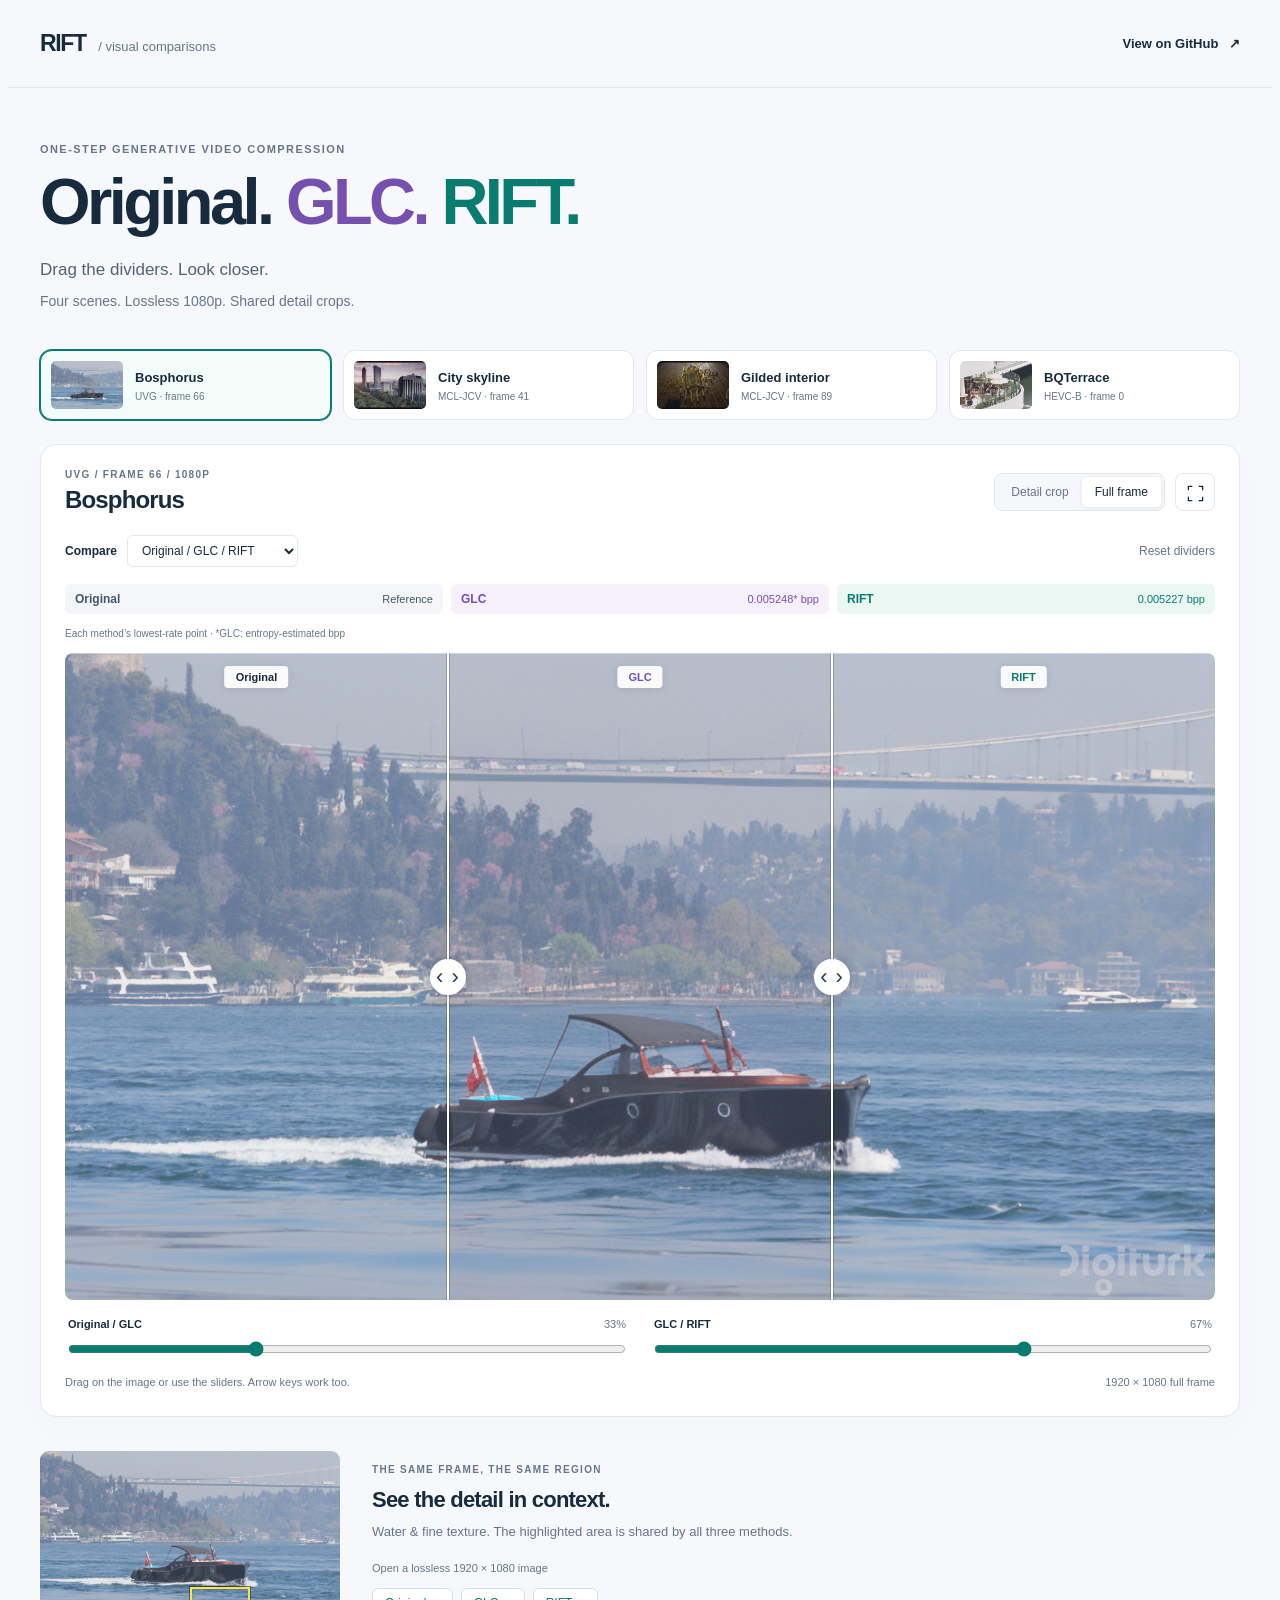
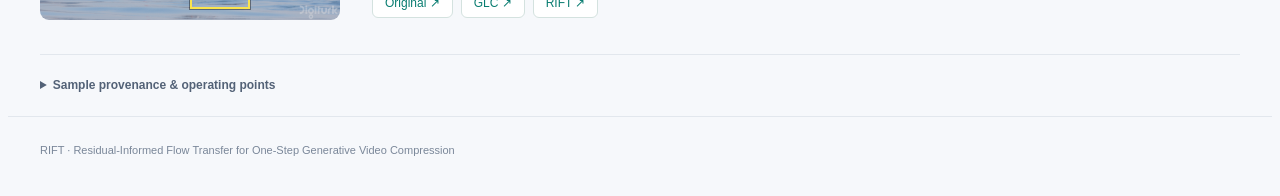
<file: docs/index.html>
<!doctype html>
<html lang="en"><head><meta charset="utf-8"><meta name="viewport" content="width=device-width, initial-scale=1"><meta http-equiv="refresh" content="0; url=comparisons/"><title>RIFT comparisons</title><script>location.replace('comparisons/' + location.search + location.hash);</script></head><body><a href="comparisons/">Open RIFT interactive comparisons</a></body></html>
</file>
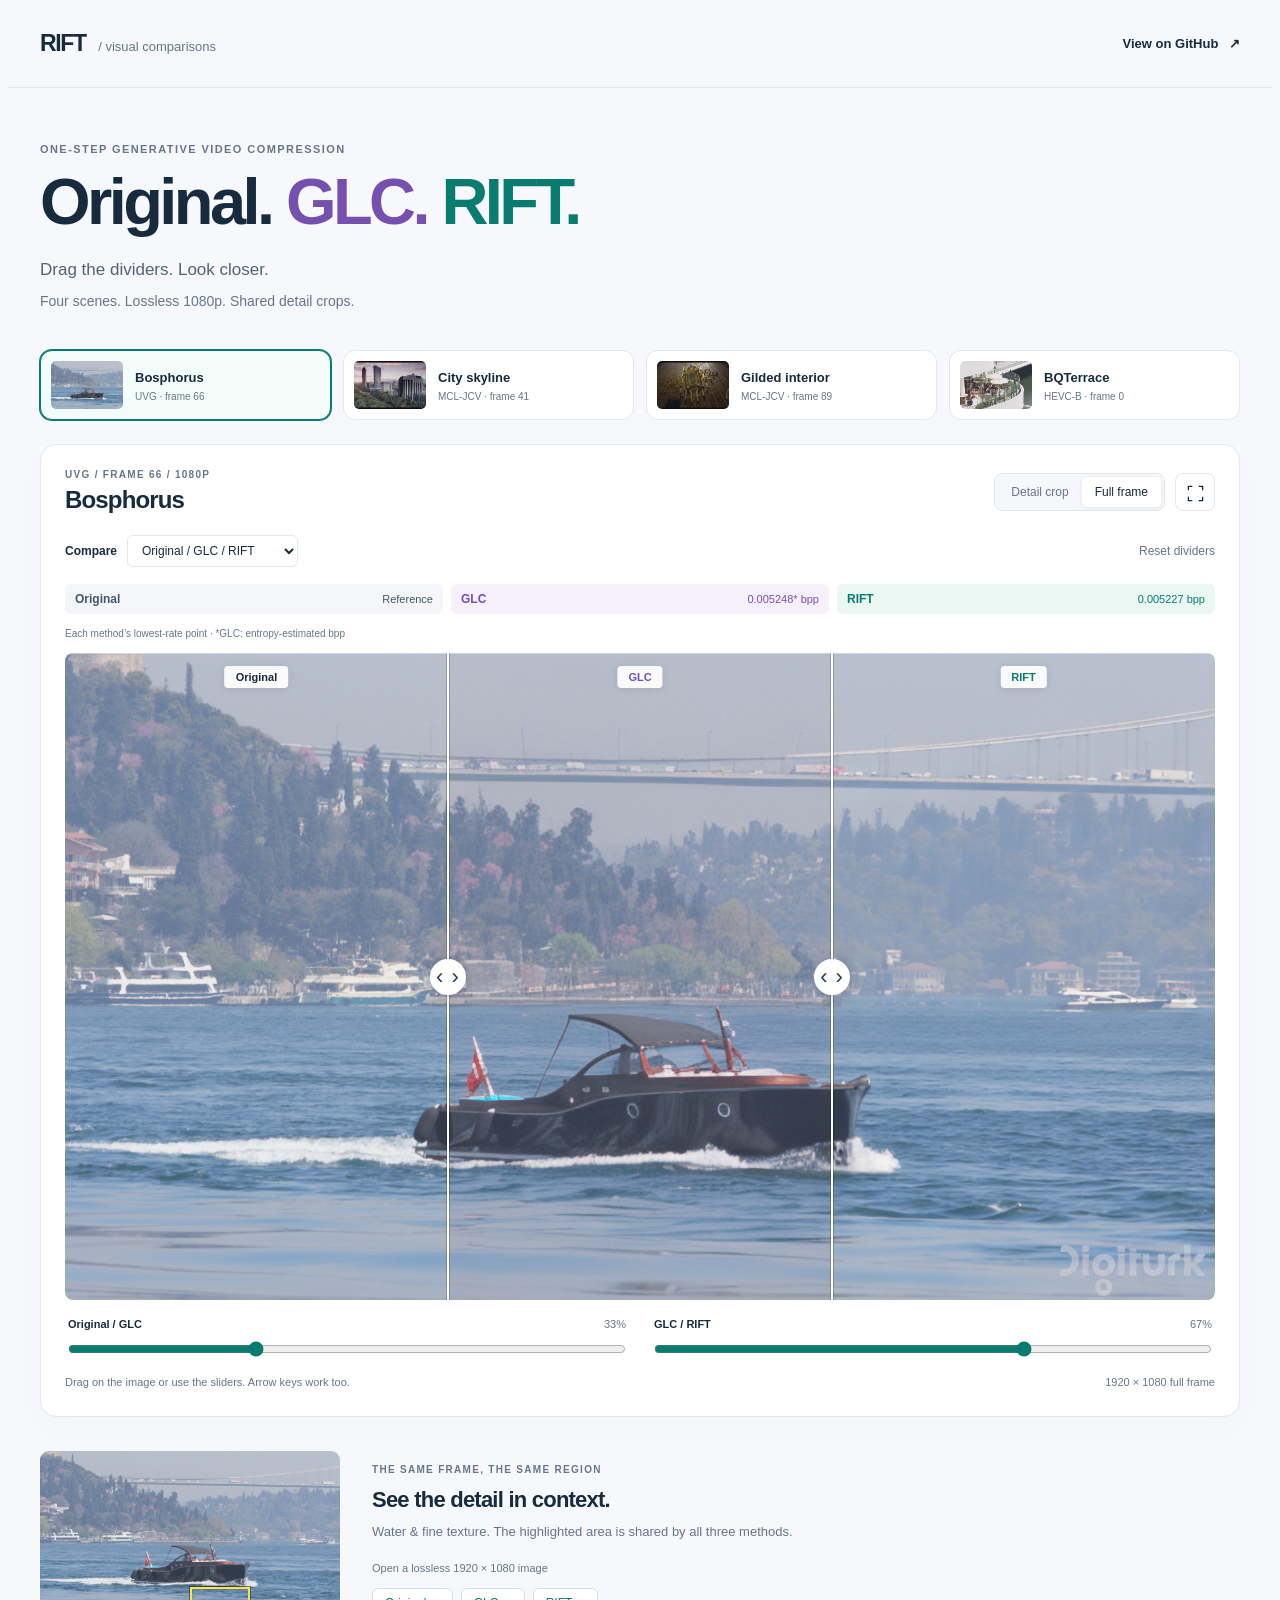
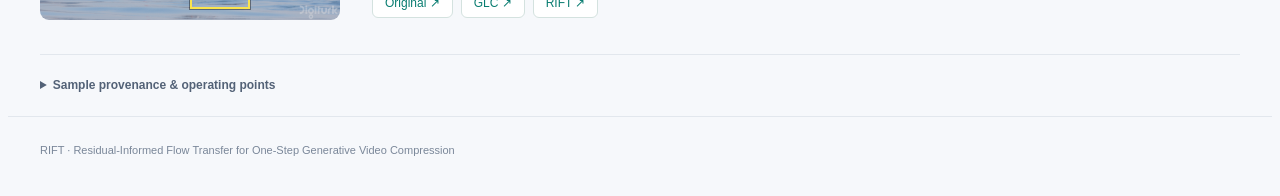
<file: docs/comparisons/index.html>
<!doctype html>
<html lang="en">
<head>
  <meta charset="utf-8">
  <meta name="viewport" content="width=device-width, initial-scale=1">
  <meta name="description" content="Drag to compare original, GLC and RIFT video frames in lossless 1080p, with shared detail crops.">
  <meta name="theme-color" content="#f6f8fb">
  <title>RIFT · Interactive comparisons</title>
  <link rel="icon" href="data:,">
  <link rel="stylesheet" href="style.css">
  <script src="app.js" defer></script>
</head>
<body>
  <header class="site-header">
    <a class="wordmark" href="#bosphorus" aria-label="RIFT comparisons">RIFT<span> / visual comparisons</span></a>
    <a class="repo-link" href="https://github.com/qzwamg-web/RIFT-RESIDUAL-INFORMED-FLOW-TRANSFER-FOR-ONE-STEP-GENERATIVE-VIDEO-COMPRESSION">View on GitHub <span aria-hidden="true">↗</span></a>
  </header>
  <main>
    <section class="intro" aria-labelledby="page-title">
      <p class="eyebrow">ONE-STEP GENERATIVE VIDEO COMPRESSION</p>
      <h1 id="page-title">Original. <span class="glc-color">GLC.</span> <span class="rift-color">RIFT.</span></h1>
      <p class="intro-copy">Drag the dividers. Look closer.<br><span>Four scenes. Lossless 1080p. Shared detail crops.</span></p>
    </section>
    <nav id="scene-picker" class="scene-picker" aria-label="Choose a scene"></nav>
    <article class="comparison-shell" id="comparison-shell">
      <div class="viewer-toolbar">
        <div><p id="scene-meta" class="eyebrow">1080p / visual comparison</p><h2 id="scene-title">Loading comparison…</h2></div>
        <div class="toolbar-controls">
          <div class="view-switch" aria-label="Image region">
            <button id="detail-view" type="button" aria-pressed="false">Detail crop</button>
            <button id="full-view" type="button" aria-pressed="true">Full frame</button>
          </div>
          <button id="fullscreen" type="button" class="quiet-button" aria-label="Enter fullscreen" title="Fullscreen"><svg viewBox="0 0 24 24" width="19" height="19" fill="none" stroke="currentColor" stroke-width="1.6" aria-hidden="true"><path d="M8 3H3v5m13-5h5v5M3 16v5h5m13-5v5h-5"/></svg></button>
        </div>
      </div>
      <div class="mode-row">
        <label for="mode">Compare</label>
        <select id="mode">
          <option value="three">Original / GLC / RIFT</option>
          <option value="glc-rift">GLC / RIFT</option>
          <option value="original-rift">Original / RIFT</option>
          <option value="original-glc">Original / GLC</option>
        </select>
        <button id="reset" class="text-button" type="button">Reset dividers</button>
      </div>
      <div class="method-legend" id="method-legend"></div>
      <p class="operating-note">Each method’s lowest-rate point · *GLC: entropy-estimated bpp</p>
      <div id="viewer" class="viewer is-loading" aria-busy="true">
        <div id="stage" class="stage" aria-label="Image comparison. Drag a divider or use the sliders below.">
          <div id="layer-original" class="layer"><img id="image-original" alt="" draggable="false"></div>
          <div id="layer-glc" class="layer"><img id="image-glc" alt="" draggable="false"></div>
          <div id="layer-rift" class="layer"><img id="image-rift" alt="" draggable="false"></div>
          <span id="label-original" class="image-label original-label">Original</span>
          <span id="label-glc" class="image-label glc-label">GLC</span>
          <span id="label-rift" class="image-label rift-label">RIFT</span>
          <button id="divider-0" type="button" class="divider" role="slider" aria-label="Original / GLC divider" aria-valuemin="0" aria-valuemax="100" aria-valuenow="33.3" aria-orientation="horizontal"><span class="divider-line"></span><span class="divider-knob" aria-hidden="true">‹ ›</span></button>
          <button id="divider-1" type="button" class="divider" role="slider" aria-label="GLC / RIFT divider" aria-valuemin="0" aria-valuemax="100" aria-valuenow="66.7" aria-orientation="horizontal"><span class="divider-line"></span><span class="divider-knob" aria-hidden="true">‹ ›</span></button>
        </div>
        <div id="loading" class="loading" role="status">Loading lossless images…</div>
      </div>
      <p id="load-error" class="load-error" role="alert" hidden></p>
      <div class="range-controls">
        <div id="range-group-0" class="range-group"><label for="range-0"><span id="range-name-0">Original / GLC</span><output id="value-0" for="range-0">33%</output></label><input id="range-0" type="range" min="0" max="100" step="0.1" value="33.3" aria-label="Original / GLC divider"></div>
        <div id="range-group-1" class="range-group"><label for="range-1"><span id="range-name-1">GLC / RIFT</span><output id="value-1" for="range-1">67%</output></label><input id="range-1" type="range" min="0" max="100" step="0.1" value="66.7" aria-label="GLC / RIFT divider"></div>
      </div>
      <div class="viewer-bottom"><span>Drag on the image or use the sliders. <span class="keyboard-hint">Arrow keys work too.</span></span><span id="region-meta">1920 × 1080 full frame</span></div>
    </article>
    <section class="context-section" aria-labelledby="context-title">
      <div class="context-image" id="context-image"><img id="context-original" alt="Original frame showing the selected detail region"><span id="roi-box" aria-hidden="true"></span></div>
      <div class="context-copy">
        <p class="eyebrow">THE SAME FRAME, THE SAME REGION</p>
        <h2 id="context-title">See the detail in context.</h2>
        <p id="scene-description"></p>
        <p class="download-label">Open a lossless 1920 × 1080 image</p>
        <div class="download-links"><a id="download-original" target="_blank" rel="noopener">Original ↗</a><a id="download-glc" target="_blank" rel="noopener">GLC ↗</a><a id="download-rift" target="_blank" rel="noopener">RIFT ↗</a></div>
      </div>
    </section>
    <details class="provenance">
      <summary>Sample provenance &amp; operating points</summary>
      <p>These four examples use each method’s own lowest-rate operating point. They are not matched-bitrate comparisons. RIFT is QP63; GLC is QP0. A star marks GLC’s official entropy-estimated bpp; RIFT uses actual rANS payload bpp.</p>
      <p>The full-resolution WebP files are lossless. Full-frame and detail views use the same crop coordinates across all methods. Frame indices are zero-based.</p>
      <p><a href="PROVENANCE.json">Source and pixel hashes</a> · <a href="data.json">Frame, crop and rate metadata</a></p>
    </details>
    <noscript><p class="load-error">Enable JavaScript to use the sliders. The lossless images and metadata are available in <a href="data.json">data.json</a>.</p></noscript>
  </main>
  <footer>RIFT · Residual-Informed Flow Transfer for One-Step Generative Video Compression</footer>
</body>
</html>
</file>
<file: docs/comparisons/style.css>
* { box-sizing: border-box; }
:root { color-scheme: light; --ink: #172b3f; --muted: #67768a; --line: #e2e7ed; --rift: #087c70; --glc: #7550af; --paper: #f6f8fb; }
body { margin: 0; background: var(--paper); color: var(--ink); font-family: -apple-system, BlinkMacSystemFont, "Segoe UI", sans-serif; -webkit-font-smoothing: antialiased; }
a { color: var(--rift); text-decoration: none; } a:hover { text-decoration: underline; }
button, input, select { font: inherit; }
button, select { cursor: pointer; }
button { color: inherit; }
[hidden] { display: none !important; }
button:focus-visible, a:focus-visible, select:focus-visible, input:focus-visible { outline: 3px solid #2873ca; outline-offset: 4px; }
.site-header { max-width: 1264px; margin: auto; min-height: 88px; padding: 0 32px; display: flex; align-items: center; justify-content: space-between; gap: 16px; border-bottom: 1px solid var(--line); }
.wordmark { font-size: 23px; font-weight: 800; letter-spacing: -.06em; color: var(--ink); }
.wordmark span { font-size: 13px; font-weight: 400; color: var(--muted); letter-spacing: 0; margin-left: 9px; }
.repo-link { color: var(--ink); font-size: 13px; font-weight: 600; white-space: nowrap; }
.repo-link span { margin-left: 7px; }
main { max-width: 1264px; margin: auto; padding: 0 32px; }
.intro { padding: 55px 0 34px; }
.eyebrow { color: var(--muted); font-size: 11px; font-weight: 650; letter-spacing: .13em; text-transform: uppercase; margin: 0 0 12px; }
h1 { font-size: clamp(36px, 5.3vw, 65px); font-weight: 650; letter-spacing: -.055em; line-height: 1.08; margin: 0 0 18px; }
.glc-color { color: var(--glc); } .rift-color { color: var(--rift); }
.intro-copy { font-size: 17px; line-height: 1.8; color: #536277; margin: 0; }
.intro-copy span { font-size: 14px; color: var(--muted); }
.scene-picker { display: grid; grid-template-columns: repeat(4, 1fr); gap: 12px; margin: 0 0 24px; }
.scene-card { text-align: left; padding: 10px; border: 1px solid var(--line); border-radius: 12px; background: #fff; display: flex; align-items: center; gap: 12px; min-width: 0; transition: border-color .15s, box-shadow .15s; }
.scene-card:hover { border-color: #9ab5b1; }
.scene-card[aria-pressed="true"] { border-color: var(--rift); box-shadow: 0 0 0 1px var(--rift); background: #f4fcfa; }
.scene-card img { width: 72px; height: 48px; object-fit: cover; border-radius: 5px; flex: 0 0 auto; }
.scene-card strong { display: block; font-size: 13px; line-height: 1.4; }
.scene-card small { display: block; font-size: 10px; color: var(--muted); margin-top: 4px; }
.comparison-shell { padding: 24px; border: 1px solid var(--line); border-radius: 16px; background: #fff; box-shadow: 0 12px 36px #172b3f05; scroll-margin-top: 20px; }
.viewer-toolbar { display: flex; gap: 16px; justify-content: space-between; align-items: center; margin-bottom: 21px; }
.viewer-toolbar .eyebrow { font-size: 10px; margin-bottom: 6px; }
h2 { margin: 0; font-size: 24px; font-weight: 650; letter-spacing: -.035em; }
.toolbar-controls { display: flex; align-items: center; gap: 10px; }
.view-switch { display: flex; padding: 3px; border: 1px solid var(--line); border-radius: 8px; background: #f5f7fa; }
.view-switch button { border: 0; padding: 8px 13px; font-size: 12px; border-radius: 5px; background: transparent; color: var(--muted); white-space: nowrap; }
.view-switch button[aria-pressed="true"] { background: #fff; color: var(--ink); box-shadow: 0 1px 4px #172b3f14; }
.quiet-button { border: 1px solid var(--line); border-radius: 8px; font-size: 25px; height: 38px; width: 40px; background: #fff; }
.mode-row { display: flex; align-items: center; gap: 10px; margin-bottom: 17px; font-size: 12px; }
.mode-row label { font-weight: 600; }
.mode-row select { padding: 7px 26px 7px 10px; border: 1px solid var(--line); border-radius: 6px; color: var(--ink); background: #fff; max-width: 100%; }
.text-button { margin-left: auto; border: 0; padding: 8px 0 8px 8px; background: transparent; font-size: 12px; color: var(--muted); }
.text-button:hover { color: var(--rift); }
.method-legend { display: grid; grid-template-columns: repeat(var(--method-count, 3), 1fr); gap: 8px; margin-bottom: 12px; }
.method-pill { display: flex; align-items: center; justify-content: space-between; gap: 10px; padding: 8px 10px; background: #f4f6f9; border-radius: 6px; font-size: 12px; color: #46566b; min-width: 0; }
.method-pill strong { font-weight: 650; }
.method-pill span { font-size: 11px; font-variant-numeric: tabular-nums; white-space: nowrap; }
.method-pill.glc { background: #f5f0fb; color: var(--glc); }
.method-pill.rift { background: #eaf7f3; color: var(--rift); }
.viewer { position: relative; overflow: hidden; border-radius: 8px; background: #e8edf2; }
.stage { position: relative; width: 100%; aspect-ratio: 16 / 9; overflow: hidden; touch-action: pan-y; user-select: none; cursor: ew-resize; --image-width: 100%; --image-height: 100%; --image-left: 0%; --image-top: 0%; }
.layer { position: absolute; inset: 0; overflow: hidden; pointer-events: none; }
.layer img { position: absolute; display: block; width: var(--image-width); height: var(--image-height); left: var(--image-left); top: var(--image-top); max-width: none; pointer-events: none; }
.image-label { position: absolute; top: 13px; transform: translateX(-50%); z-index: 3; background: #ffffffed; padding: 5px 11px; border-radius: 4px; font-size: 11px; font-weight: 650; box-shadow: 0 1px 8px #00000016; pointer-events: none; white-space: nowrap; }
.glc-label { color: var(--glc); } .rift-label { color: var(--rift); }
.divider { position: absolute; top: 0; bottom: 0; width: 44px; border: 0; border-radius: 0; padding: 0; background: transparent; transform: translateX(-50%); z-index: 5; cursor: ew-resize; touch-action: none; }
.divider-line { position: absolute; top: 0; bottom: 0; left: 21px; width: 2px; background: #fff; box-shadow: 0 0 0 1px #0003; }
.divider-knob { position: absolute; top: 50%; left: 4px; transform: translateY(-50%); width: 36px; height: 36px; display: grid; place-items: center; border-radius: 50%; background: #fff; color: #24394b; font-size: 22px; box-shadow: 0 2px 14px #0003; letter-spacing: 1px; }
.divider:focus-visible { outline-offset: -4px; outline-width: 2px; }
.loading { position: absolute; inset: 0; z-index: 8; display: grid; place-items: center; background: #eef2f7; color: var(--muted); font-size: 14px; }
.viewer:not(.is-loading) .loading { display: none; }
.viewer.is-loading .stage { visibility: hidden; }
.load-error { padding: 16px; background: #fff1ec; color: #87402c; border-radius: 8px; font-size: 14px; line-height: 1.6; }
.range-controls { display: grid; grid-template-columns: repeat(2, 1fr); gap: 28px; padding: 18px 3px 0; }
.range-controls.single { grid-template-columns: 1fr; }
.range-group label { display: flex; justify-content: space-between; font-size: 11px; font-weight: 600; margin-bottom: 6px; }
.range-group output { color: var(--muted); font-weight: 400; font-variant-numeric: tabular-nums; }
.range-group input { display: block; margin: 0; width: 100%; accent-color: var(--rift); cursor: ew-resize; height: 26px; }
.viewer-bottom { display: flex; justify-content: space-between; gap: 14px; padding-top: 12px; color: var(--muted); font-size: 11px; line-height: 1.6; }
.viewer-bottom span:last-child { text-align: right; }
.context-section { display: flex; gap: 32px; padding: 34px 0; align-items: center; }
.context-image { position: relative; width: 300px; flex: 0 0 300px; overflow: hidden; border-radius: 9px; background: #e8edf2; }
.context-image img { width: 100%; display: block; }
#roi-box { position: absolute; border: 2px solid #f9e44e; box-shadow: 0 0 0 1px #0006; }
.context-copy .eyebrow { font-size: 10px; margin-bottom: 9px; }
.context-copy h2 { font-size: 22px; }
.context-copy p { color: var(--muted); font-size: 13px; line-height: 1.6; margin: 9px 0; }
.context-copy .download-label { font-size: 11px; margin-top: 18px; margin-bottom: 10px; }
.download-links { display: flex; gap: 8px; flex-wrap: wrap; }
.download-links a { font-size: 12px; padding: 7px 12px; border: 1px solid #d4e2df; border-radius: 6px; background: #fff; }
.provenance { border-top: 1px solid var(--line); padding: 20px 0; color: var(--muted); font-size: 12px; line-height: 1.8; }
.provenance summary { color: #536277; font-weight: 600; cursor: pointer; }
.provenance p { max-width: 960px; margin: 12px 0; }
footer { max-width: 1264px; margin: auto; border-top: 1px solid var(--line); padding: 24px 32px 36px; color: #7a8799; font-size: 11px; line-height: 1.7; }
.comparison-shell:fullscreen { overflow: auto; border: 0; border-radius: 0; padding: 24px 4vw; }
.comparison-shell:fullscreen .viewer { max-width: min(1600px, calc(69vh * var(--view-ratio, 1.7778))); margin: auto; }
.comparison-shell:fullscreen .stage { max-height: none; }
@media (max-width: 1000px) { .scene-card img { width: 52px; height: 42px; } .scene-card { gap: 8px; padding: 8px; } .scene-card strong { font-size: 11px; } }
@media (max-width: 760px) {
  .site-header { padding: 0 18px; min-height: 72px; } .wordmark span { display: none; }
  main { padding: 0 16px; } .intro { padding-top: 34px; } .intro-copy { font-size: 15px; }
  .scene-picker { grid-template-columns: repeat(2, 1fr); gap: 10px; }
  .scene-card img { width: 62px; height: 42px; } .scene-card strong { font-size: 12px; }
  .comparison-shell { padding: 14px; border-radius: 12px; }
  .viewer-toolbar { align-items: flex-start; margin-bottom: 15px; gap: 10px; }
  .viewer-toolbar h2 { font-size: 21px; } .viewer-toolbar .eyebrow { font-size: 8px; }
  .toolbar-controls { gap: 5px; } .quiet-button { display: none; }
  .view-switch button { padding: 7px 8px; font-size: 10px; }
  .mode-row { flex-wrap: wrap; gap: 8px; font-size: 11px; }
  .mode-row select { font-size: 11px; } .text-button { font-size: 10px; }
  .method-pill { flex-direction: column; align-items: flex-start; gap: 3px; padding: 7px; font-size: 11px; }
  .method-pill span { font-size: 9px; }
  .image-label { top: 8px; padding: 4px 7px; font-size: 9px; }
  .divider-knob { width: 30px; height: 30px; left: 7px; font-size: 19px; }
  .range-controls { gap: 16px; padding-top: 12px; } .range-group label { font-size: 9px; }
  .viewer-bottom { font-size: 9px; } .keyboard-hint { display: none; }
  .context-section { flex-direction: column; align-items: stretch; gap: 20px; padding: 28px 3px; }
  .context-image { width: min(100%, 380px); flex-basis: auto; }
  .context-copy h2 { font-size: 20px; } footer { padding-left: 18px; padding-right: 18px; }
}
@media (prefers-reduced-motion: reduce) { * { transition: none !important; scroll-behavior: auto !important; } }

.operating-note { font-size: 10px; color: var(--muted); margin: 0 0 12px; line-height: 1.5; }
.quiet-button svg { vertical-align: middle; }
</file>
